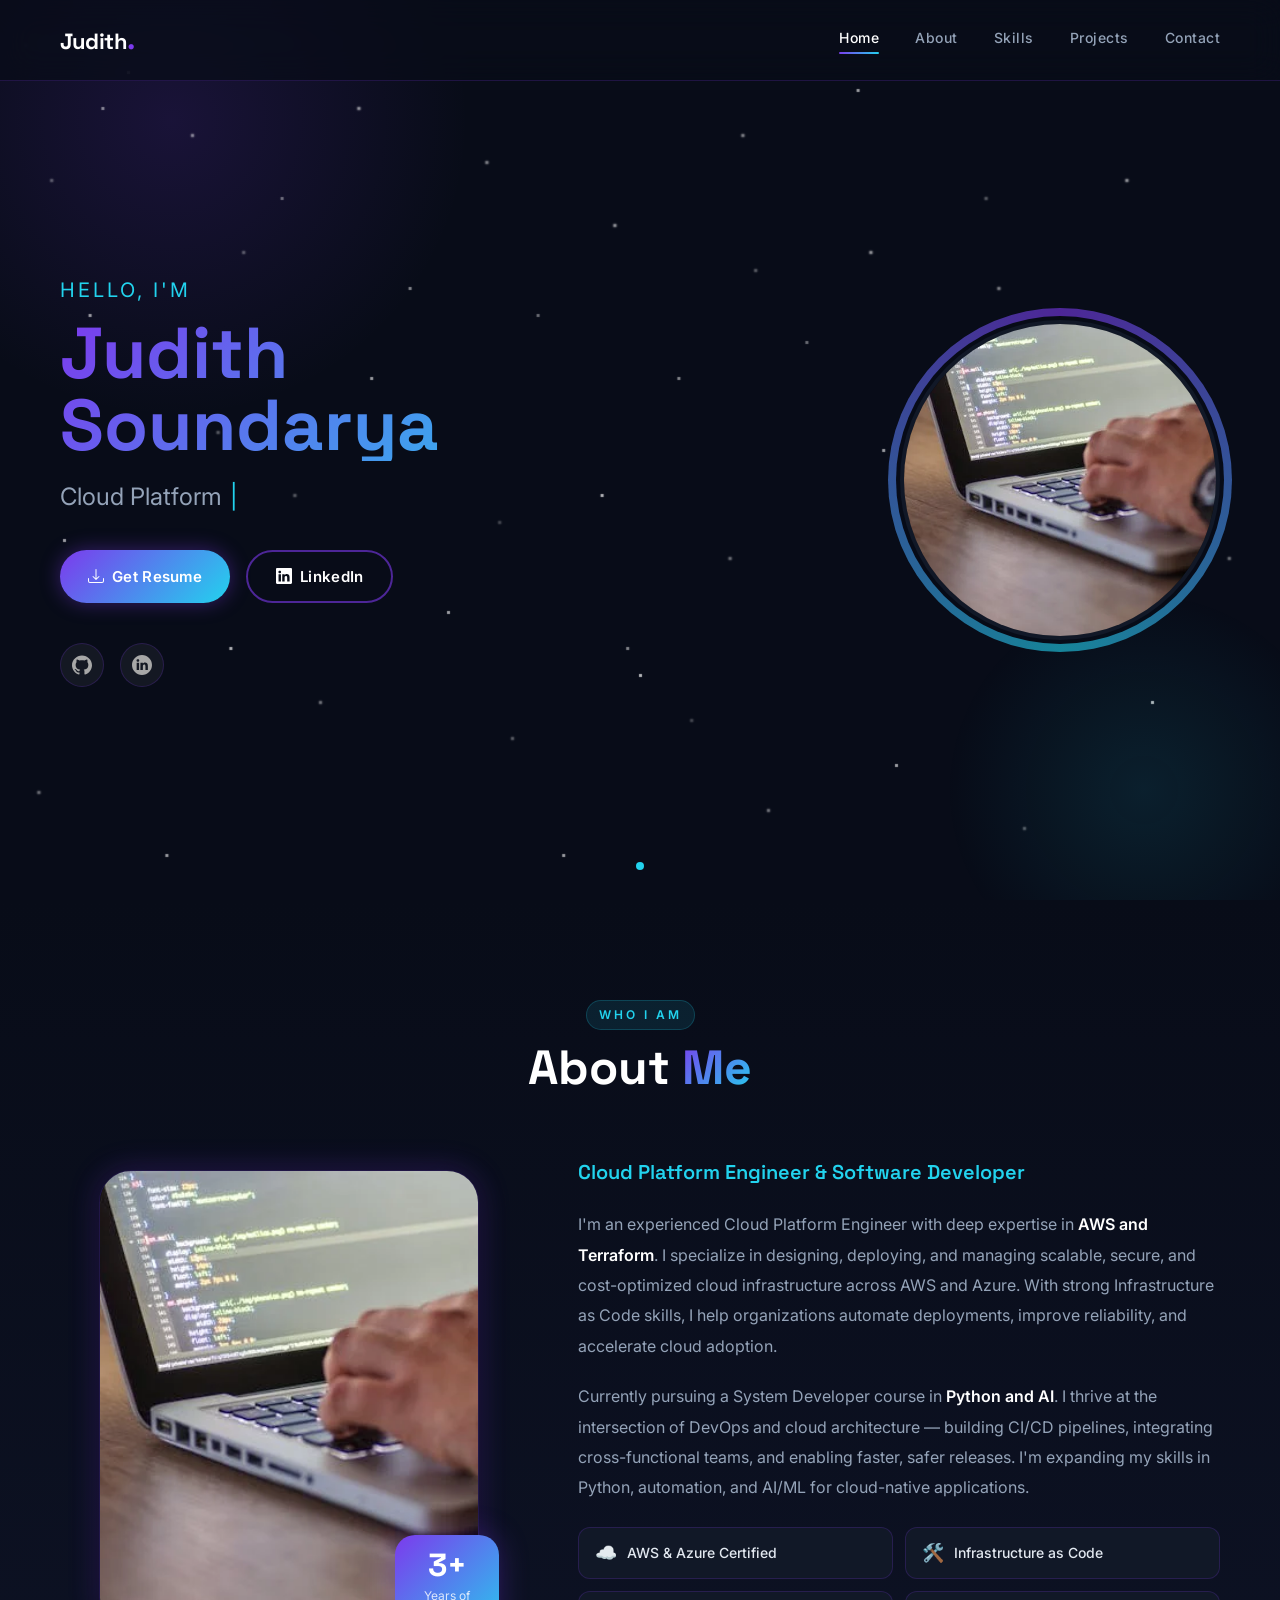
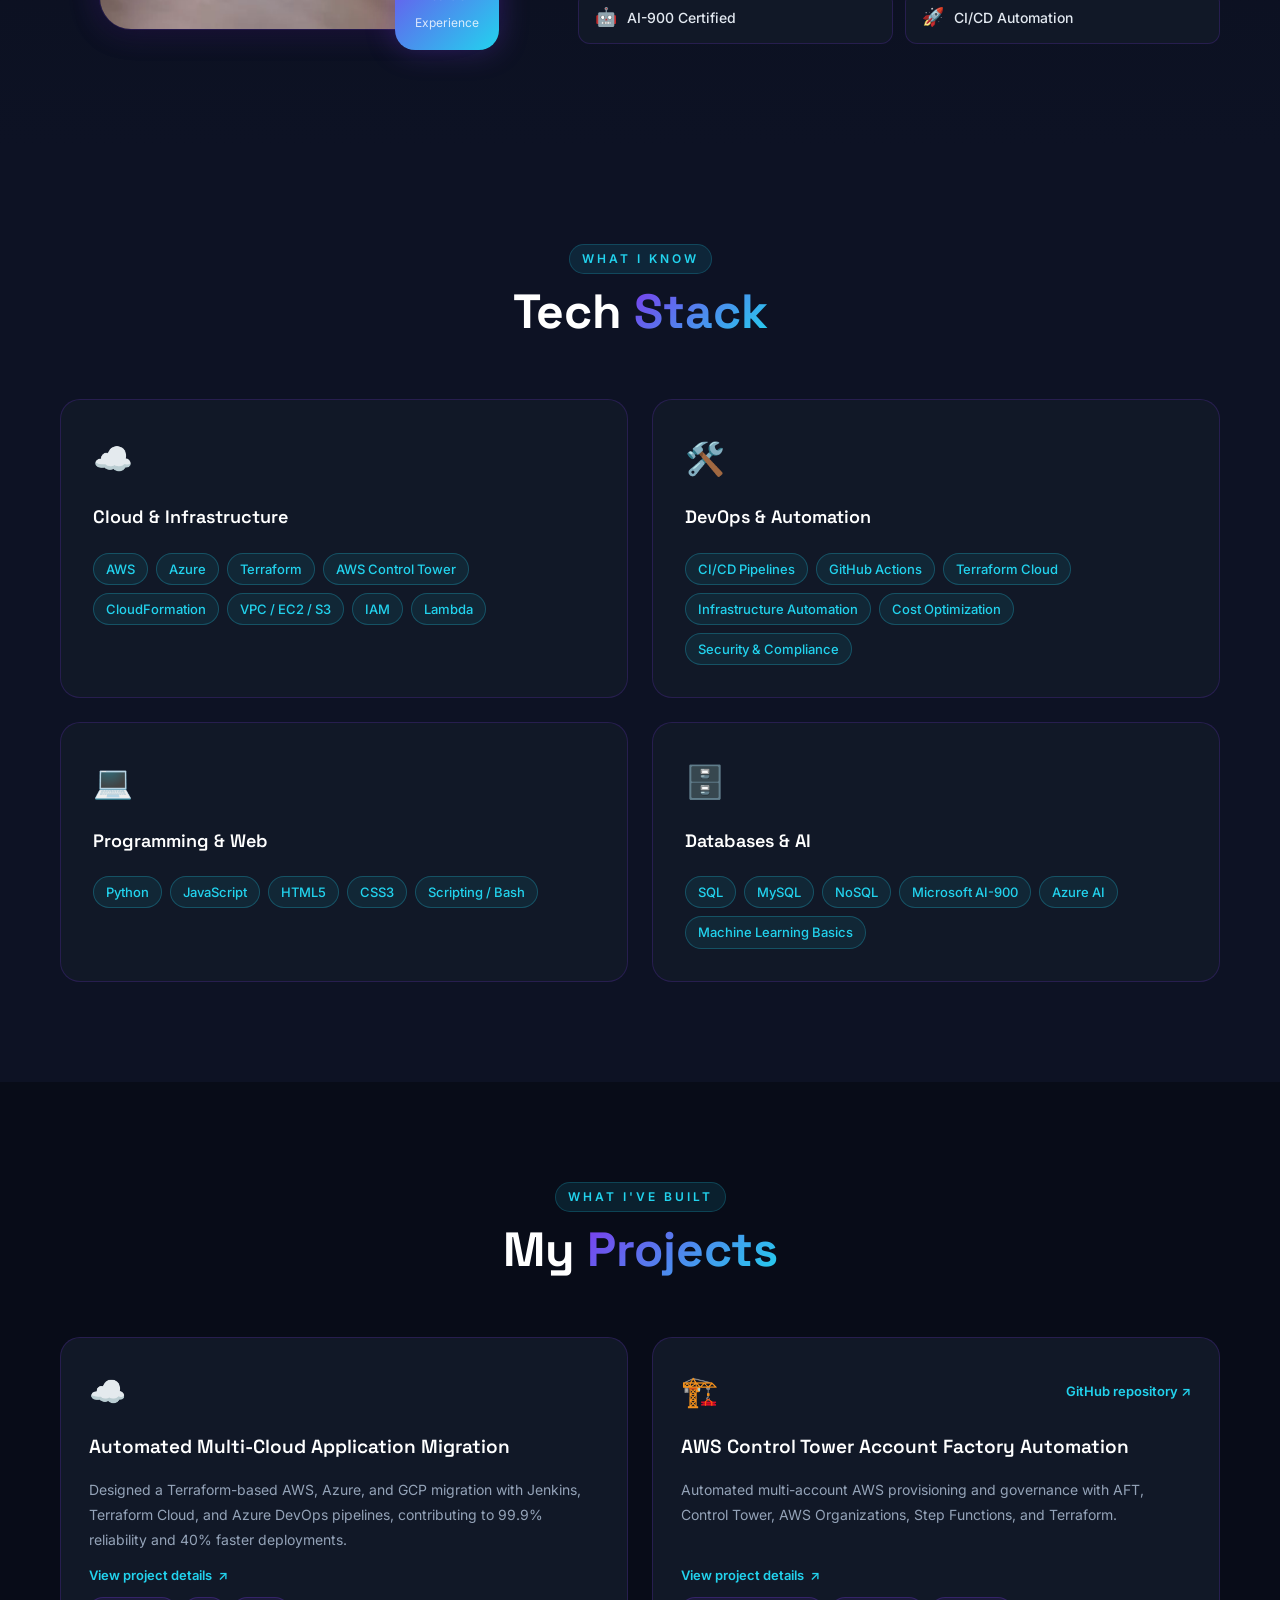
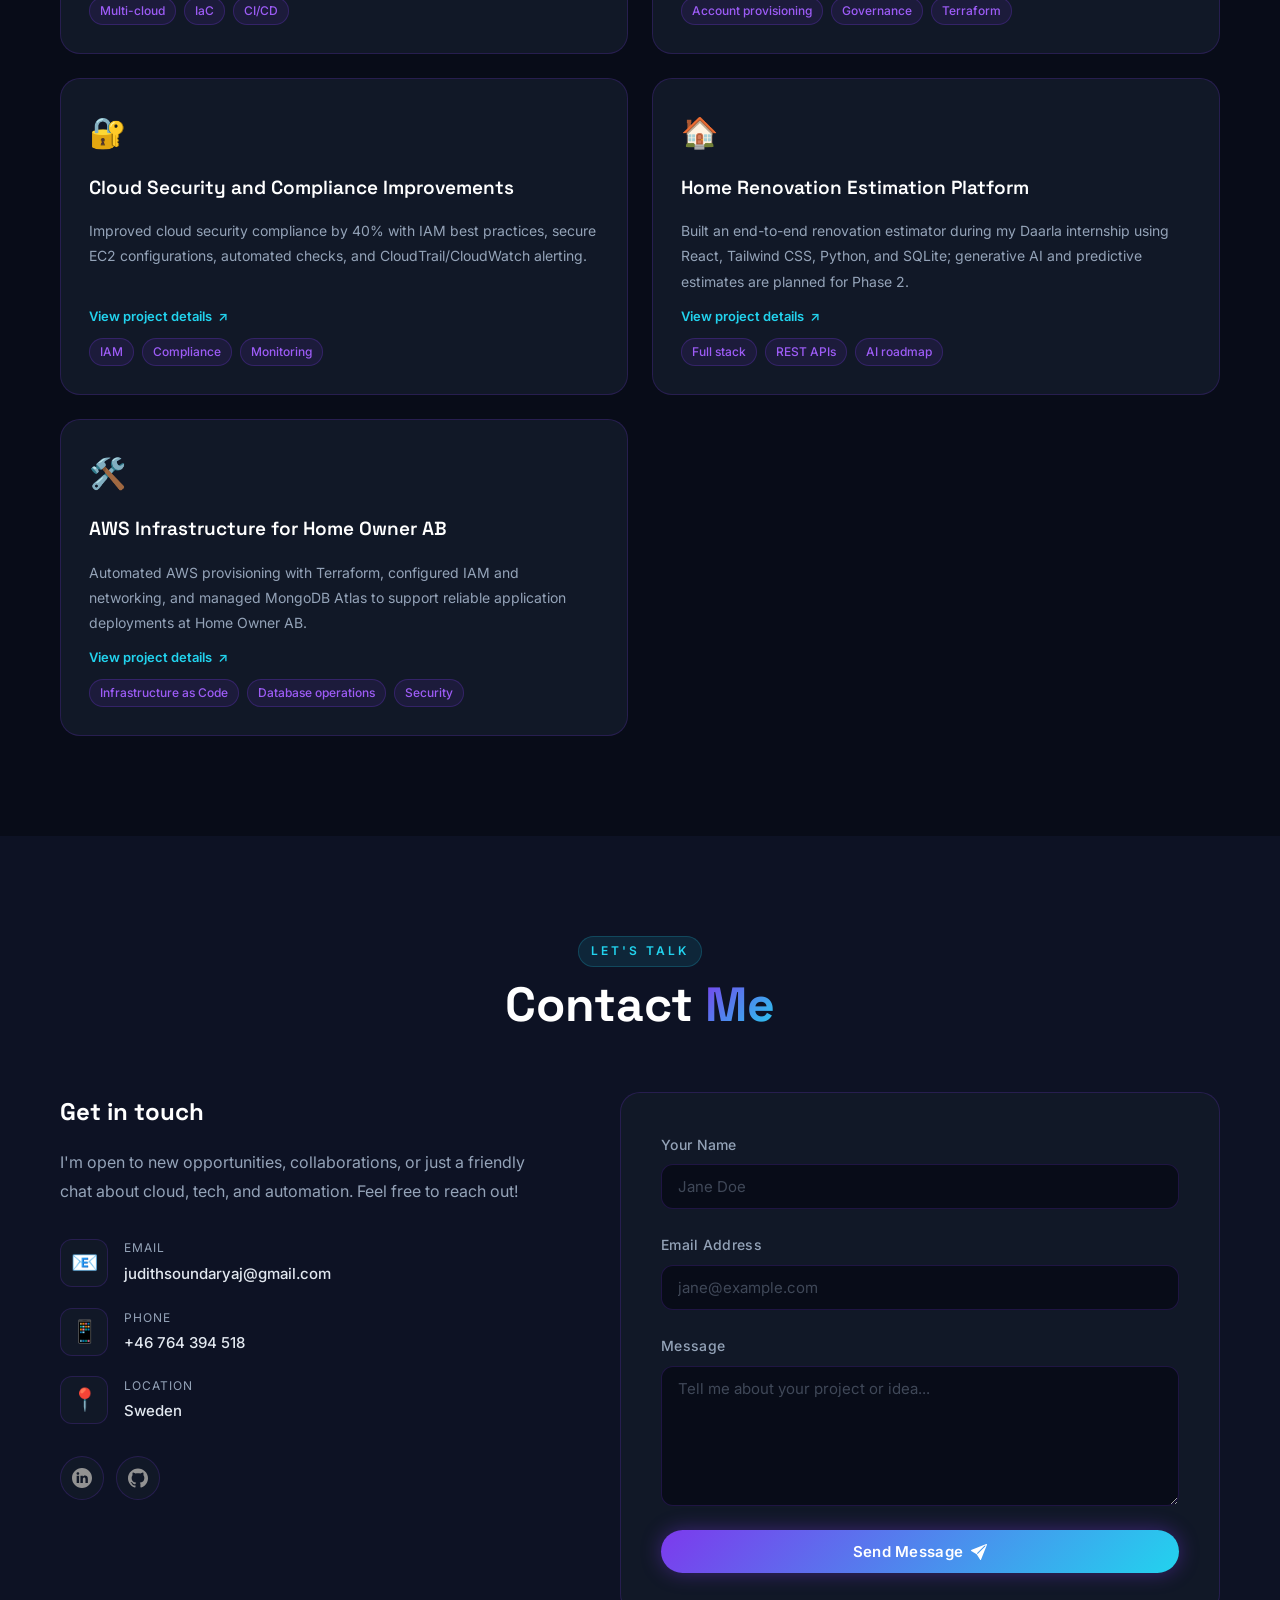
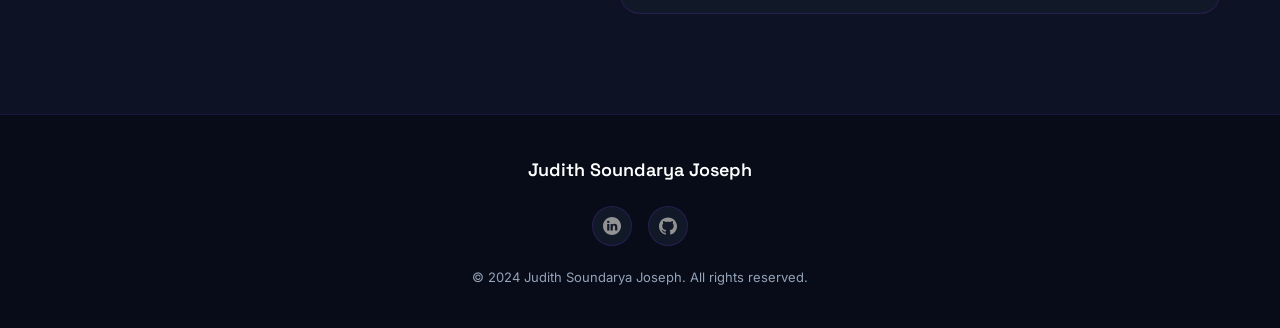
<file: index.html>
<!DOCTYPE html>
<html lang="en">
<head>
    <meta charset="utf-8">
    <meta name="viewport" content="width=device-width, initial-scale=1">
    <meta name="description" content="Judith Soundarya Joseph — Cloud Platform Engineer specializing in AWS, Terraform, and DevOps. Portfolio showcasing cloud infrastructure, automation, and software engineering projects.">
    <meta property="og:title" content="Judith Soundarya Joseph | Cloud Platform Engineer">
    <meta property="og:description" content="Cloud Platform Engineer with 3+ years of experience in AWS, Terraform, and DevOps automation.">
    <meta property="og:type" content="website">
    <title>Judith Soundarya Joseph | Cloud Platform Engineer</title>
    <link rel="preconnect" href="https://fonts.googleapis.com">
    <link rel="preconnect" href="https://fonts.gstatic.com" crossorigin>
    <link href="https://fonts.googleapis.com/css2?family=Inter:wght@300;400;500;600;700;800&family=Space+Grotesk:wght@400;500;600;700&display=swap" rel="stylesheet">
    <link rel="stylesheet" href="portfolio.css">
    <link rel="stylesheet" href="responsive.css">
</head>

<body>

    <!-- ===== NAVBAR ===== -->
    <header class="header" id="header">
        <nav class="navbar" id="navbar">
            <div class="logo">
                <a href="#home" class="logo-link">
                    <span class="logo-text">Judith<span class="logo-accent">.</span></span>
                </a>
            </div>
            <div class="menu-list-text" id="menu-list-text">
                <a href="#home" class="nav-link active" id="nav-home">Home</a>
                <a href="#about" class="nav-link" id="nav-about">About</a>
                <a href="#skills" class="nav-link" id="nav-skills">Skills</a>
                <a href="#projects" class="nav-link" id="nav-projects">Projects</a>
                <a href="#contact" class="nav-link" id="nav-contact">Contact</a>
            </div>
            <button class="hamburger" id="hamburger" aria-label="Toggle menu" aria-expanded="false">
                <span class="ham-bar"></span>
                <span class="ham-bar"></span>
                <span class="ham-bar"></span>
            </button>
        </nav>
    </header>

    <!-- ===== HERO ===== -->
    <section id="home" class="hero">
        <div class="stars"></div>
        <div class="shooting-star"></div>
        <div class="shooting-star"></div>
        <div class="shooting-star"></div>
        <div class="shooting-star"></div>
        <div class="shooting-star"></div>
        <div class="hero-content">
            <p class="greet-heading reveal">Hello, I'm</p>
            <h1 class="my-heading reveal">Judith Soundarya</h1>
            <h2 class="sub-heading reveal">
                <span class="typed-text" id="typed-text"></span><span class="cursor">|</span>
            </h2>
            <div class="hero-buttons reveal">
                <a href="JudithSoundaryaJResume.docx" target="_blank" class="btn primary-btn" id="btn-resume">
                    <svg xmlns="http://www.w3.org/2000/svg" width="16" height="16" fill="currentColor" viewBox="0 0 16 16"><path d="M.5 9.9a.5.5 0 0 1 .5.5v2.5a1 1 0 0 0 1 1h12a1 1 0 0 0 1-1v-2.5a.5.5 0 0 1 1 0v2.5a2 2 0 0 1-2 2H2a2 2 0 0 1-2-2v-2.5a.5.5 0 0 1 .5-.5z"/><path d="M7.646 11.854a.5.5 0 0 0 .708 0l3-3a.5.5 0 0 0-.708-.708L8.5 10.293V1.5a.5.5 0 0 0-1 0v8.793L5.354 8.146a.5.5 0 1 0-.708.708l3 3z"/></svg>
                    Get Resume
                </a>
                <a href="https://www.linkedin.com/in/judith-soundarya-joseph-0592a0141" target="_blank" class="btn ghost-btn" id="btn-linkedin">
                    <svg xmlns="http://www.w3.org/2000/svg" width="16" height="16" fill="currentColor" viewBox="0 0 16 16"><path d="M0 1.146C0 .513.526 0 1.175 0h13.65C15.474 0 16 .513 16 1.146v13.708c0 .633-.526 1.146-1.175 1.146H1.175C.526 16 0 15.487 0 14.854V1.146zm4.943 12.248V6.169H2.542v7.225h2.401zm-1.2-8.212c.837 0 1.358-.554 1.358-1.248-.015-.709-.52-1.248-1.342-1.248-.822 0-1.359.54-1.359 1.248 0 .694.521 1.248 1.327 1.248h.016zm4.908 8.212V9.359c0-.216.016-.432.08-.586.173-.431.568-.878 1.232-.878.869 0 1.216.662 1.216 1.634v3.865h2.401V9.25c0-2.22-1.184-3.252-2.764-3.252-1.274 0-1.845.7-2.165 1.193v.025h-.016a5.54 5.54 0 0 1 .016-.025V6.169h-2.4c.03.678 0 7.225 0 7.225h2.4z"/></svg>
                    LinkedIn
                </a>
            </div>
            <div class="hero-social reveal">
                <a href="https://github.com/judith2702" target="_blank" class="social-link" aria-label="GitHub">
                    <img src="icons/github.svg" alt="GitHub" class="hero-social-icon">
                </a>
                <a href="https://www.linkedin.com/in/judith-soundarya-joseph-0592a0141" target="_blank" class="social-link" aria-label="LinkedIn">
                    <img src="icons/linkedin.svg" alt="LinkedIn" class="hero-social-icon">
                </a>
            </div>
        </div>
        <div class="hero-image-wrapper reveal">
            <div class="hero-image-ring"></div>
            <img src="myimage.png" alt="Judith Soundarya Joseph" class="hero-image">
        </div>
        <a href="#about" class="scroll-down" aria-label="Scroll down">
            <span class="scroll-dot"></span>
        </a>
    </section>

    <!-- ===== ABOUT ===== -->
    <section id="about" class="about">
        <div class="section-header reveal">
            <span class="section-tag">Who I am</span>
            <h2 class="section-title">About <span class="accent">Me</span></h2>
        </div>
        <div class="about-grid">
            <div class="about-image-col reveal">
                <div class="about-img-container">
                    <img src="myimage.png" alt="Judith Soundarya Joseph" class="about-img">
                    <div class="about-img-badge">
                        <span class="badge-number">3+</span>
                        <span class="badge-label">Years of<br>Experience</span>
                    </div>
                </div>
            </div>
            <div class="about-text-col reveal">
                <h3 class="about-subtitle">Cloud Platform Engineer &amp; Software Developer</h3>
                <p class="about-para">
                    I'm an experienced Cloud Platform Engineer with deep expertise in <strong>AWS and Terraform</strong>.
                    I specialize in designing, deploying, and managing scalable, secure, and cost-optimized cloud infrastructure
                    across AWS and Azure. With strong Infrastructure as Code skills, I help organizations automate deployments,
                    improve reliability, and accelerate cloud adoption.
                </p>
                <p class="about-para">
                    Currently pursuing a System Developer course in <strong>Python and AI</strong>.
                    I thrive at the intersection of DevOps and cloud architecture — building CI/CD pipelines,
                    integrating cross-functional teams, and enabling faster, safer releases. I'm expanding my skills
                    in Python, automation, and AI/ML for cloud-native applications.
                </p>
                <div class="about-highlights">
                    <div class="highlight-item">
                        <span class="highlight-icon">☁️</span>
                        <span>AWS &amp; Azure Certified</span>
                    </div>
                    <div class="highlight-item">
                        <span class="highlight-icon">🛠️</span>
                        <span>Infrastructure as Code</span>
                    </div>
                    <div class="highlight-item">
                        <span class="highlight-icon">🤖</span>
                        <span>AI-900 Certified</span>
                    </div>
                    <div class="highlight-item">
                        <span class="highlight-icon">🚀</span>
                        <span>CI/CD Automation</span>
                    </div>
                </div>
            </div>
        </div>
    </section>

    <!-- ===== SKILLS ===== -->
    <section id="skills" class="skills">
        <div class="section-header reveal">
            <span class="section-tag">What I know</span>
            <h2 class="section-title">Tech <span class="accent">Stack</span></h2>
        </div>
        <div class="skills-grid">

            <div class="skill-category reveal">
                <div class="skill-category-icon">☁️</div>
                <h3 class="skill-category-title">Cloud &amp; Infrastructure</h3>
                <div class="skill-badges">
                    <span class="skill-badge">AWS</span>
                    <span class="skill-badge">Azure</span>
                    <span class="skill-badge">Terraform</span>
                    <span class="skill-badge">AWS Control Tower</span>
                    <span class="skill-badge">CloudFormation</span>
                    <span class="skill-badge">VPC / EC2 / S3</span>
                    <span class="skill-badge">IAM</span>
                    <span class="skill-badge">Lambda</span>
                </div>
            </div>

            <div class="skill-category reveal">
                <div class="skill-category-icon">🛠️</div>
                <h3 class="skill-category-title">DevOps &amp; Automation</h3>
                <div class="skill-badges">
                    <span class="skill-badge">CI/CD Pipelines</span>
                    <span class="skill-badge">GitHub Actions</span>
                    <span class="skill-badge">Terraform Cloud</span>
                    <span class="skill-badge">Infrastructure Automation</span>
                    <span class="skill-badge">Cost Optimization</span>
                    <span class="skill-badge">Security &amp; Compliance</span>
                </div>
            </div>

            <div class="skill-category reveal">
                <div class="skill-category-icon">💻</div>
                <h3 class="skill-category-title">Programming &amp; Web</h3>
                <div class="skill-badges">
                    <span class="skill-badge">Python</span>
                    <span class="skill-badge">JavaScript</span>
                    <span class="skill-badge">HTML5</span>
                    <span class="skill-badge">CSS3</span>
                    <span class="skill-badge">Scripting / Bash</span>
                </div>
            </div>

            <div class="skill-category reveal">
                <div class="skill-category-icon">🗄️</div>
                <h3 class="skill-category-title">Databases &amp; AI</h3>
                <div class="skill-badges">
                    <span class="skill-badge">SQL</span>
                    <span class="skill-badge">MySQL</span>
                    <span class="skill-badge">NoSQL</span>
                    <span class="skill-badge">Microsoft AI-900</span>
                    <span class="skill-badge">Azure AI</span>
                    <span class="skill-badge">Machine Learning Basics</span>
                </div>
            </div>

        </div>
    </section>

    <!-- ===== PROJECTS ===== -->
    <section id="projects" class="projects">
        <div class="section-header reveal">
            <span class="section-tag">What I've built</span>
            <h2 class="section-title">My <span class="accent">Projects</span></h2>
        </div>
        <div class="projects-grid">

            <article class="project-card reveal">
                <div class="project-card-header"><span class="project-icon">☁️</span></div>
                <h3 class="project-title">Automated Multi-Cloud Application Migration</h3>
                <p class="project-desc">Designed a Terraform-based AWS, Azure, and GCP migration with Jenkins, Terraform Cloud, and Azure DevOps pipelines, contributing to 99.9% reliability and 40% faster deployments.</p>
                <button class="project-details-btn" type="button" data-project-details="multi-cloud" aria-controls="project-dialog" aria-haspopup="dialog">View project details <span aria-hidden="true">↗</span></button>
                <div class="project-tags"><span class="project-tag">Multi-cloud</span><span class="project-tag">IaC</span><span class="project-tag">CI/CD</span></div>
            </article>

            <article class="project-card reveal">
                <div class="project-card-header">
                    <span class="project-icon">🏗️</span>
                    <a href="https://github.com/judith2702/terraform-aws-control_tower_account_factory" target="_blank" rel="noopener noreferrer" class="project-repo-link">GitHub repository ↗</a>
                </div>
                <h3 class="project-title">AWS Control Tower Account Factory Automation</h3>
                <p class="project-desc">Automated multi-account AWS provisioning and governance with AFT, Control Tower, AWS Organizations, Step Functions, and Terraform.</p>
                <button class="project-details-btn" type="button" data-project-details="aft" aria-controls="project-dialog" aria-haspopup="dialog">View project details <span aria-hidden="true">↗</span></button>
                <div class="project-tags"><span class="project-tag">Account provisioning</span><span class="project-tag">Governance</span><span class="project-tag">Terraform</span></div>
            </article>

            <article class="project-card reveal">
                <div class="project-card-header"><span class="project-icon">🔐</span></div>
                <h3 class="project-title">Cloud Security and Compliance Improvements</h3>
                <p class="project-desc">Improved cloud security compliance by 40% with IAM best practices, secure EC2 configurations, automated checks, and CloudTrail/CloudWatch alerting.</p>
                <button class="project-details-btn" type="button" data-project-details="security" aria-controls="project-dialog" aria-haspopup="dialog">View project details <span aria-hidden="true">↗</span></button>
                <div class="project-tags"><span class="project-tag">IAM</span><span class="project-tag">Compliance</span><span class="project-tag">Monitoring</span></div>
            </article>

            <article class="project-card reveal">
                <div class="project-card-header"><span class="project-icon">🏠</span></div>
                <h3 class="project-title">Home Renovation Estimation Platform</h3>
                <p class="project-desc">Built an end-to-end renovation estimator during my Daarla internship using React, Tailwind CSS, Python, and SQLite; generative AI and predictive estimates are planned for Phase 2.</p>
                <button class="project-details-btn" type="button" data-project-details="renovation" aria-controls="project-dialog" aria-haspopup="dialog">View project details <span aria-hidden="true">↗</span></button>
                <div class="project-tags"><span class="project-tag">Full stack</span><span class="project-tag">REST APIs</span><span class="project-tag">AI roadmap</span></div>
            </article>

            <article class="project-card reveal">
                <div class="project-card-header"><span class="project-icon">🛠️</span></div>
                <h3 class="project-title">AWS Infrastructure for Home Owner AB</h3>
                <p class="project-desc">Automated AWS provisioning with Terraform, configured IAM and networking, and managed MongoDB Atlas to support reliable application deployments at Home Owner AB.</p>
                <button class="project-details-btn" type="button" data-project-details="homeowner" aria-controls="project-dialog" aria-haspopup="dialog">View project details <span aria-hidden="true">↗</span></button>
                <div class="project-tags"><span class="project-tag">Infrastructure as Code</span><span class="project-tag">Database operations</span><span class="project-tag">Security</span></div>
            </article>

        </div>
    </section>

    <dialog class="project-dialog" id="project-dialog" aria-labelledby="project-dialog-title">
        <div class="project-dialog-panel">
            <button class="project-dialog-close" type="button" aria-label="Close project details">&times;</button>
            <div class="project-dialog-content" id="project-dialog-content"></div>
        </div>
    </dialog>

    <template id="project-details-multi-cloud">
        <article class="project-case-study">
            <span class="section-tag">Client migration</span>
            <h2 class="project-dialog-title" id="project-dialog-title">Automated Multi-Cloud Application Migration</h2>
            <p class="project-dialog-stack"><strong>Stack:</strong> AWS · Azure · GCP · Terraform · Jenkins · Terraform Cloud · Azure DevOps</p>
            <section class="project-detail"><h3>The Problem</h3><p>Client applications needed to move across cloud environments while maintaining reliable service and repeatable deployments.</p></section>
            <section class="project-detail"><h3>My Role</h3><p>Designed the hybrid-cloud approach, automated infrastructure provisioning with Terraform, and implemented delivery pipelines with Jenkins, Terraform Cloud, and Azure DevOps.</p></section>
            <section class="project-detail"><h3>Approach and Technical Decisions</h3><p>Used Terraform for infrastructure as code and CI/CD tooling to standardize delivery across cloud environments. The resume does not record alternatives evaluated.</p></section>
            <section class="project-detail"><h3>Key Challenge</h3><p>Maintaining reliability across a migration spanning multiple cloud providers. A resilient hybrid architecture and infrastructure-as-code practices supported consistent operations.</p></section>
            <section class="project-detail"><h3>Evidence</h3><p>Resume-backed results: 99.9% system reliability and 40% faster deployments. Architecture diagrams or a public demo were not provided.</p></section>
            <section class="project-detail"><h3>Outcome</h3><p>Achieved 99.9% system reliability for the multi-cloud strategy and reduced deployment time by 40% through pipeline improvements.</p></section>
            <section class="project-detail"><h3>What I Would Do Differently</h3><p>Add a migration runbook, architecture diagram, and service-level dashboards to make deployment and reliability decisions easier to review.</p></section>
        </article>
    </template>

    <template id="project-details-aft">
        <article class="project-case-study">
            <span class="section-tag">Cloud governance</span>
            <h2 class="project-dialog-title" id="project-dialog-title">AWS Control Tower Account Factory Automation</h2>
            <p class="project-dialog-stack"><strong>Stack:</strong> AWS Control Tower · AFT · Terraform · AWS Organizations · Step Functions</p>
            <section class="project-detail"><h3>The Problem</h3><p>Creating and managing accounts across multiple environments requires consistent setup, policy enforcement, and lifecycle processes.</p></section>
            <section class="project-detail"><h3>My Role</h3><p>Implemented AFT-based account factory automation and managed Control Tower, AWS Organizations, and Step Functions through Terraform.</p></section>
            <section class="project-detail"><h3>Approach and Technical Decisions</h3><p>Used AFT and Terraform to standardize account provisioning, with Control Tower and organizational policies for governance. The resume does not specify alternatives considered.</p></section>
            <section class="project-detail"><h3>Key Challenge</h3><p>Keeping account setup and governance consistent as environments grow. Standardized provisioning and policy enforcement addressed that operational need.</p></section>
            <section class="project-detail"><h3>Evidence</h3><p><a href="https://github.com/judith2702/terraform-aws-control_tower_account_factory" target="_blank" rel="noopener noreferrer">View the AFT Terraform repository ↗</a></p></section>
            <section class="project-detail"><h3>Outcome</h3><p>Enabled standardized account setup, policy enforcement, and lifecycle management across multiple environments.</p></section>
            <section class="project-detail"><h3>What I Would Do Differently</h3><p>Expand the repository evidence with automated test results and a clear account-request-to-provisioning architecture diagram.</p></section>
        </article>
    </template>

    <template id="project-details-security">
        <article class="project-case-study">
            <span class="section-tag">Cloud security</span>
            <h2 class="project-dialog-title" id="project-dialog-title">Cloud Security and Compliance Improvements</h2>
            <p class="project-dialog-stack"><strong>Stack:</strong> AWS IAM · EC2 · CloudTrail · CloudWatch · SNS · SQS</p>
            <section class="project-detail"><h3>The Problem</h3><p>The work focused on improving cloud security compliance and making infrastructure monitoring and alerting more effective.</p></section>
            <section class="project-detail"><h3>My Role</h3><p>Applied IAM strategies and EC2 security enhancements, automated compliance checks, and set up CloudTrail and CloudWatch monitoring with SNS/SQS alerting.</p></section>
            <section class="project-detail"><h3>Approach and Technical Decisions</h3><p>Combined identity controls, secure compute configuration, and automated monitoring so security and operational signals could be acted on. The resume does not document alternatives evaluated.</p></section>
            <section class="project-detail"><h3>Key Challenge</h3><p>Turning security requirements into repeatable controls and actionable alerts. IAM practices, EC2 hardening, and automated monitoring addressed the work described in the resume.</p></section>
            <section class="project-detail"><h3>Evidence</h3><p>The resume reports a 40% improvement in security compliance and faster resolution through automated log monitoring and alerting.</p></section>
            <section class="project-detail"><h3>Outcome</h3><p>Improved cloud security compliance by 40% and improved issue-resolution speed with automated monitoring and alerts.</p></section>
            <section class="project-detail"><h3>What I Would Do Differently</h3><p>Publish a sanitized control checklist and before/after compliance measurement so the improvement can be independently understood.</p></section>
        </article>
    </template>

    <template id="project-details-renovation">
        <article class="project-case-study">
            <span class="section-tag">Full-stack internship</span>
            <h2 class="project-dialog-title" id="project-dialog-title">Home Renovation Estimation Platform</h2>
            <p class="project-dialog-stack"><strong>Stack:</strong> React · Tailwind CSS · Python · SQLite</p>
            <section class="project-detail"><h3>The Problem</h3><p>The platform needed an integrated web experience for home renovation estimation, with a responsive user interface and backend data handling.</p></section>
            <section class="project-detail"><h3>My Role</h3><p>As a Full Stack Developer Intern at Daarla, developed the React/Tailwind frontend, Python business logic and API endpoints, and SQLite schemas; integrated the components into a functional platform.</p></section>
            <section class="project-detail"><h3>Approach and Technical Decisions</h3><p>Separated the interface, backend services, and application data across React, Python, and SQLite. Generative AI and regression-based estimate calculations are planned for Phase 2, not completed features.</p></section>
            <section class="project-detail"><h3>Key Challenge</h3><p>Connecting frontend interactions to backend business logic and persistent data. Integration across the UI, API endpoints, and SQLite produced the end-to-end application.</p></section>
            <section class="project-detail"><h3>Evidence</h3><p>The resume documents the frontend, backend, database schema, and end-to-end integration. A public demo or repository link was not supplied.</p></section>
            <section class="project-detail"><h3>Outcome</h3><p>Delivered a functional full-stack platform. The next planned phase includes generative AI and regression-based estimate calculations.</p></section>
            <section class="project-detail"><h3>What I Would Do Differently</h3><p>Validate estimate quality against real project data and add a documented API contract and automated integration tests before expanding predictive features.</p></section>
        </article>
    </template>

    <template id="project-details-homeowner">
        <article class="project-case-study">
            <span class="section-tag">Infrastructure engineering</span>
            <h2 class="project-dialog-title" id="project-dialog-title">AWS Infrastructure for Home Owner AB</h2>
            <p class="project-dialog-stack"><strong>Stack:</strong> AWS · Terraform · MongoDB Atlas · IAM · CI/CD</p>
            <section class="project-detail"><h3>The Problem</h3><p>Application environments needed reliable cloud infrastructure, secure access and networking, and data storage to support production deployments.</p></section>
            <section class="project-detail"><h3>My Role</h3><p>Designed and managed AWS infrastructure, automated provisioning with Terraform, managed MongoDB Atlas clusters, and collaborated on CI/CD integration.</p></section>
            <section class="project-detail"><h3>Approach and Technical Decisions</h3><p>Used Terraform for repeatable resource provisioning, IAM and network policies for access control, and MongoDB Atlas for managed data storage. The resume does not specify alternatives evaluated.</p></section>
            <section class="project-detail"><h3>Key Challenge</h3><p>Coordinating infrastructure, security, data storage, and application deployment needs. IaC, configured access controls, and collaboration with developers connected these parts.</p></section>
            <section class="project-detail"><h3>Evidence</h3><p>Resume-backed responsibilities include Terraform-based AWS infrastructure, MongoDB Atlas management, IAM/networking configuration, and CI/CD collaboration. No public project artifact was supplied.</p></section>
            <section class="project-detail"><h3>Outcome</h3><p>Supported scalable, reliable application environments and integrated infrastructure into development deployment workflows.</p></section>
            <section class="project-detail"><h3>What I Would Do Differently</h3><p>Add infrastructure diagrams, deployment validation checks, and documented database performance and backup targets to make operational readiness measurable.</p></section>
        </article>
    </template>

    <!-- ===== CONTACT ===== -->
    <section id="contact" class="contact">
        <div class="section-header reveal">
            <span class="section-tag">Let's talk</span>
            <h2 class="section-title">Contact <span class="accent">Me</span></h2>
        </div>
        <div class="contact-grid">
            <div class="contact-info reveal">
                <h3 class="contact-info-title">Get in touch</h3>
                <p class="contact-info-desc">
                    I'm open to new opportunities, collaborations, or just a friendly chat
                    about cloud, tech, and automation. Feel free to reach out!
                </p>
                <div class="contact-details-list">
                    <div class="contact-detail-item">
                        <div class="contact-detail-icon">📧</div>
                        <div>
                            <p class="contact-detail-label">Email</p>
                            <a href="mailto:judithsoundaryaj@gmail.com" class="contact-detail-value">judithsoundaryaj@gmail.com</a>
                        </div>
                    </div>
                    <div class="contact-detail-item">
                        <div class="contact-detail-icon">📱</div>
                        <div>
                            <p class="contact-detail-label">Phone</p>
                            <p class="contact-detail-value">+46 764 394 518</p>
                        </div>
                    </div>
                    <div class="contact-detail-item">
                        <div class="contact-detail-icon">📍</div>
                        <div>
                            <p class="contact-detail-label">Location</p>
                            <p class="contact-detail-value">Sweden</p>
                        </div>
                    </div>
                </div>
                <div class="contact-socials">
                    <a href="https://www.linkedin.com/in/judith-soundarya-joseph-0592a0141" target="_blank" class="contact-social-btn" aria-label="LinkedIn">
                        <img src="icons/linkedin.svg" alt="LinkedIn" class="social-icon-sm">
                    </a>
                    <a href="https://github.com/judith2702" target="_blank" class="contact-social-btn" aria-label="GitHub">
                        <img src="icons/github.svg" alt="GitHub" class="social-icon-sm">
                    </a>
                </div>
            </div>
            <div class="contact-form-wrapper reveal">
                <form class="contact-form" id="contact-form" action="mailto:judithsoundaryaj@gmail.com" method="POST" enctype="text/plain">
                    <div class="form-group">
                        <label for="contact-name" class="form-label">Your Name</label>
                        <input type="text" id="contact-name" name="name" class="form-input" placeholder="Jane Doe" required>
                    </div>
                    <div class="form-group">
                        <label for="contact-email" class="form-label">Email Address</label>
                        <input type="email" id="contact-email" name="email" class="form-input" placeholder="jane@example.com" required>
                    </div>
                    <div class="form-group">
                        <label for="contact-message" class="form-label">Message</label>
                        <textarea id="contact-message" name="message" class="form-input form-textarea" placeholder="Tell me about your project or idea..." rows="5" required></textarea>
                    </div>
                    <button type="submit" class="btn primary-btn form-submit-btn" id="btn-send">
                        <span id="btn-send-text">Send Message</span>
                        <svg xmlns="http://www.w3.org/2000/svg" width="16" height="16" fill="currentColor" viewBox="0 0 16 16"><path d="M15.964.686a.5.5 0 0 0-.65-.65L.767 5.855H.766l-.452.18a.5.5 0 0 0-.082.887l.41.26.001.002 4.995 3.178 3.178 4.995.002.002.26.41a.5.5 0 0 0 .886-.083l6-15Zm-1.833 1.89L6.637 10.07l-.215-.338a.5.5 0 0 0-.154-.154l-.338-.215 7.494-7.494 1.178-.471-.47 1.178Z"/></svg>
                    </button>
                    <p class="form-success" id="form-success" role="status">Your email app should open with your message ready. Review it and press Send to deliver it.</p>
                </form>
            </div>
        </div>
    </section>

    <!-- ===== FOOTER ===== -->
    <footer class="footer">
        <div class="footer-content">
            <p class="footer-name">Judith Soundarya Joseph</p>
            <div class="footer-socials">
                <a href="https://www.linkedin.com/in/judith-soundarya-joseph-0592a0141" target="_blank" class="footer-social-link" aria-label="LinkedIn">
                    <img src="icons/linkedin.svg" alt="LinkedIn" class="footer-icon">
                </a>
                <a href="https://github.com/judith2702" target="_blank" class="footer-social-link" aria-label="GitHub">
                    <img src="icons/github.svg" alt="GitHub" class="footer-icon">
                </a>
            </div>
            <p class="copyright">© 2024 Judith Soundarya Joseph. All rights reserved.</p>
        </div>
    </footer>

    <!-- Scroll to Top -->
    <button class="scroll-top-btn" id="scroll-top-btn" aria-label="Scroll to top">▲</button>

    <script src="script.js"></script>
</body>
</html>
</file>
<file: portfolio.css>
/* ============================================================
   CSS CUSTOM PROPERTIES — Design Tokens
   ============================================================ */
:root {
    --clr-bg:           #080c18;
    --clr-bg-2:         #0d1224;
    --clr-surface:      #111827;
    --clr-surface-2:    #1a2235;
    --clr-border:       rgba(124, 58, 237, 0.2);
    --clr-primary:      #7c3aed;
    --clr-primary-light:#9d5cf6;
    --clr-accent:       #22d3ee;
    --clr-accent-2:     #34d399;
    --clr-text:         #e2e8f0;
    --clr-text-muted:   #94a3b8;
    --clr-white:        #ffffff;
    --clr-gradient:     linear-gradient(135deg, #7c3aed, #22d3ee);

    --font-sans:        'Inter', sans-serif;
    --font-display:     'Space Grotesk', sans-serif;

    --radius-sm:        6px;
    --radius-md:        12px;
    --radius-lg:        20px;
    --radius-xl:        32px;
    --radius-full:      9999px;

    --shadow-glow:      0 0 30px rgba(124, 58, 237, 0.3);
    --shadow-card:      0 4px 24px rgba(0, 0, 0, 0.4);
    --shadow-accent:    0 0 20px rgba(34, 211, 238, 0.2);

    --transition:       all 0.3s ease;
    --transition-slow:  all 0.5s ease;
}

/* ============================================================
   RESET & BASE
   ============================================================ */
*, *::before, *::after {
    box-sizing: border-box;
    margin: 0;
    padding: 0;
}
html {
    font-size: 62.5%; /* 1rem = 10px */
    scroll-behavior: smooth;
}
body {
    font-family: var(--font-sans);
    font-size: 1.6rem;
    background-color: var(--clr-bg);
    color: var(--clr-text);
    line-height: 1.7;
    overflow-x: hidden;
}
a {
    text-decoration: none;
    color: inherit;
}
ul { list-style: none; }
img { max-width: 100%; display: block; }
button { font-family: inherit; }

/* ============================================================
   STARS BACKGROUND
   ============================================================ */
.stars {
    width: 1px;
    height: 1px;
    position: fixed;
    top: 0; left: 0;
    background: transparent;
    box-shadow:
        2vw 5vh 2px 1px rgba(255,255,255,0.7),
        10vw 8vh 1px 1px rgba(255,255,255,0.5),
        15vw 15vh 2px 1px rgba(255,255,255,0.6),
        22vw 22vh 1px 1px rgba(255,255,255,0.4),
        28vw 12vh 2px 1px rgba(255,255,255,0.7),
        32vw 32vh 1px 1px rgba(255,255,255,0.5),
        38vw 18vh 2px 1px rgba(255,255,255,0.6),
        42vw 35vh 1px 1px rgba(255,255,255,0.4),
        48vw 25vh 2px 1px rgba(255,255,255,0.7),
        53vw 42vh 1px 1px rgba(255,255,255,0.5),
        58vw 15vh 2px 1px rgba(255,255,255,0.6),
        63vw 38vh 1px 1px rgba(255,255,255,0.4),
        68vw 28vh 2px 1px rgba(255,255,255,0.7),
        73vw 45vh 1px 1px rgba(255,255,255,0.5),
        78vw 32vh 2px 1px rgba(255,255,255,0.6),
        83vw 48vh 1px 1px rgba(255,255,255,0.4),
        88vw 20vh 2px 1px rgba(255,255,255,0.7),
        93vw 52vh 1px 1px rgba(255,255,255,0.5),
        5vw 60vh 1px 1px rgba(255,255,255,0.6),
        12vw 65vh 2px 1px rgba(255,255,255,0.4),
        18vw 72vh 1px 1px rgba(255,255,255,0.7),
        25vw 78vh 2px 1px rgba(255,255,255,0.5),
        35vw 68vh 1px 1px rgba(255,255,255,0.6),
        40vw 82vh 2px 1px rgba(255,255,255,0.4),
        50vw 75vh 1px 1px rgba(255,255,255,0.7),
        60vw 90vh 2px 1px rgba(255,255,255,0.5),
        70vw 85vh 1px 1px rgba(255,255,255,0.6),
        80vw 92vh 2px 1px rgba(255,255,255,0.4),
        90vw 78vh 1px 1px rgba(255,255,255,0.7),
        96vw 62vh 2px 1px rgba(255,255,255,0.5),
        7vw 35vh 1px 1px rgba(255,255,255,0.6),
        17vw 48vh 2px 1px rgba(255,255,255,0.4),
        47vw 55vh 1px 1px rgba(255,255,255,0.7),
        57vw 62vh 2px 1px rgba(255,255,255,0.5),
        67vw 10vh 1px 1px rgba(255,255,255,0.6),
        77vw 22vh 2px 1px rgba(255,255,255,0.4),
        87vw 38vh 1px 1px rgba(255,255,255,0.7),
        3vw 88vh 2px 1px rgba(255,255,255,0.5),
        13vw 95vh 1px 1px rgba(255,255,255,0.6),
        23vw 55vh 2px 1px rgba(255,255,255,0.4);
    animation: twinkle 6s infinite ease-in-out alternate;
    pointer-events: none;
    z-index: 0;
}
.stars::after {
    content: '';
    position: absolute;
    width: 1px;
    height: 1px;
    background: transparent;
    box-shadow:
        8vw 12vh 1px 1px rgba(255,255,255,0.5),
        19vw 28vh 2px 1px rgba(255,255,255,0.4),
        29vw 42vh 1px 1px rgba(255,255,255,0.6),
        39vw 58vh 2px 1px rgba(255,255,255,0.3),
        49vw 72vh 1px 1px rgba(255,255,255,0.5),
        59vw 30vh 2px 1px rgba(255,255,255,0.4),
        69vw 50vh 1px 1px rgba(255,255,255,0.6),
        79vw 65vh 2px 1px rgba(255,255,255,0.3),
        89vw 45vh 1px 1px rgba(255,255,255,0.5),
        4vw 20vh 2px 1px rgba(255,255,255,0.4),
        44vw 95vh 1px 1px rgba(255,255,255,0.6),
        54vw 80vh 2px 1px rgba(255,255,255,0.3);
    animation: twinkle 9s infinite ease-in-out alternate reverse;
}
@keyframes twinkle {
    0%   { opacity: 0.4; }
    50%  { opacity: 1; }
    100% { opacity: 0.6; }
}

/* ============================================================
   SHOOTING STARS
   ============================================================ */
.shooting-star {
    position: fixed;
    width: 120px;
    height: 2px;
    background: linear-gradient(90deg, var(--clr-accent), transparent);
    border-radius: var(--radius-full);
    animation: shoot 4s infinite ease-in;
    pointer-events: none;
    z-index: 0;
}
.shooting-star:nth-child(2) { top: 10%; left: -120px; animation-delay: 0s; }
.shooting-star:nth-child(3) { top: 25%; left: -120px; animation-delay: 1.2s; }
.shooting-star:nth-child(4) { top: 45%; left: -120px; animation-delay: 2.4s; }
.shooting-star:nth-child(5) { top: 60%; left: -120px; animation-delay: 3.1s; }
.shooting-star:nth-child(6) { top: 80%; left: -120px; animation-delay: 0.6s; }
@keyframes shoot {
    0%   { transform: translateX(0) translateY(0) rotate(20deg); opacity: 1; }
    100% { transform: translateX(130vw) translateY(40vh) rotate(20deg); opacity: 0; }
}

/* ============================================================
   SCROLL REVEAL
   ============================================================ */
.reveal {
    opacity: 0;
    transform: translateY(30px);
    transition: opacity 0.7s ease, transform 0.7s ease;
}
.reveal.visible {
    opacity: 1;
    transform: translateY(0);
}
.reveal:nth-child(2) { transition-delay: 0.1s; }
.reveal:nth-child(3) { transition-delay: 0.2s; }
.reveal:nth-child(4) { transition-delay: 0.3s; }

/* ============================================================
   NAVBAR
   ============================================================ */
.header {
    position: fixed;
    top: 0; left: 0; right: 0;
    z-index: 1000;
}
.navbar {
    display: flex;
    align-items: center;
    justify-content: space-between;
    padding: 1.6rem 6rem;
    background: rgba(8, 12, 24, 0.75);
    backdrop-filter: blur(16px);
    -webkit-backdrop-filter: blur(16px);
    border-bottom: 1px solid var(--clr-border);
    transition: var(--transition);
}
.navbar.scrolled {
    padding: 1rem 6rem;
    background: rgba(8, 12, 24, 0.95);
    box-shadow: 0 4px 30px rgba(0,0,0,0.5);
}
.logo-link { display: flex; align-items: center; }
.logo-text {
    font-family: var(--font-display);
    font-size: 2.2rem;
    font-weight: 700;
    color: var(--clr-white);
    letter-spacing: -0.5px;
}
.logo-accent {
    color: var(--clr-primary);
    font-size: 2.8rem;
}
.menu-list-text {
    display: flex;
    align-items: center;
    gap: 3.6rem;
}
.nav-link {
    font-size: 1.4rem;
    font-weight: 500;
    color: var(--clr-text-muted);
    letter-spacing: 0.5px;
    position: relative;
    padding-bottom: 4px;
    transition: var(--transition);
}
.nav-link::after {
    content: '';
    position: absolute;
    bottom: 0; left: 0;
    width: 0; height: 2px;
    background: var(--clr-gradient);
    border-radius: var(--radius-full);
    transition: width 0.3s ease;
}
.nav-link:hover, .nav-link.active {
    color: var(--clr-white);
}
.nav-link:hover::after, .nav-link.active::after {
    width: 100%;
}

/* Hamburger */
.hamburger {
    display: none;
    flex-direction: column;
    gap: 5px;
    background: none;
    border: none;
    cursor: pointer;
    padding: 4px;
    z-index: 1100;
}
.ham-bar {
    display: block;
    width: 24px;
    height: 2px;
    background: var(--clr-text);
    border-radius: var(--radius-full);
    transition: var(--transition);
}
.hamburger.open .ham-bar:nth-child(1) { transform: translateY(7px) rotate(45deg); }
.hamburger.open .ham-bar:nth-child(2) { opacity: 0; transform: scaleX(0); }
.hamburger.open .ham-bar:nth-child(3) { transform: translateY(-7px) rotate(-45deg); }

/* ============================================================
   SECTION SHARED STYLES
   ============================================================ */
section {
    padding: 10rem 6rem;
    position: relative;
    z-index: 1;
}
.section-header {
    text-align: center;
    margin-bottom: 6rem;
}
.section-tag {
    display: inline-block;
    font-size: 1.2rem;
    font-weight: 600;
    text-transform: uppercase;
    letter-spacing: 3px;
    color: var(--clr-accent);
    margin-bottom: 1.2rem;
    background: rgba(34, 211, 238, 0.1);
    padding: 0.4rem 1.2rem;
    border-radius: var(--radius-full);
    border: 1px solid rgba(34, 211, 238, 0.2);
}
.section-title {
    font-family: var(--font-display);
    font-size: clamp(3rem, 5vw, 4.8rem);
    font-weight: 700;
    color: var(--clr-white);
    line-height: 1.1;
}
.accent {
    background: var(--clr-gradient);
    -webkit-background-clip: text;
    -webkit-text-fill-color: transparent;
    background-clip: text;
}

/* ============================================================
   BUTTONS
   ============================================================ */
.btn {
    display: inline-flex;
    align-items: center;
    gap: 0.8rem;
    padding: 1.2rem 2.8rem;
    border-radius: var(--radius-full);
    font-size: 1.5rem;
    font-weight: 600;
    cursor: pointer;
    transition: var(--transition);
    border: none;
    letter-spacing: 0.3px;
}
.primary-btn {
    background: var(--clr-gradient);
    color: var(--clr-white);
    box-shadow: 0 0 20px rgba(124, 58, 237, 0.4);
}
.primary-btn:hover {
    transform: translateY(-2px);
    box-shadow: 0 0 30px rgba(124, 58, 237, 0.6);
}
.ghost-btn {
    background: transparent;
    color: var(--clr-white);
    border: 2px solid rgba(124, 58, 237, 0.6);
}
.ghost-btn:hover {
    background: rgba(124, 58, 237, 0.15);
    border-color: var(--clr-primary);
    transform: translateY(-2px);
}

/* ============================================================
   HERO SECTION
   ============================================================ */
.hero {
    min-height: 100vh;
    display: flex;
    align-items: center;
    justify-content: space-between;
    gap: 4rem;
    padding: 12rem 6rem 6rem;
    position: relative;
    overflow: hidden;
}
.hero::before {
    content: '';
    position: absolute;
    top: -20%;
    left: -10%;
    width: 600px;
    height: 600px;
    background: radial-gradient(circle, rgba(124, 58, 237, 0.15) 0%, transparent 70%);
    border-radius: 50%;
    pointer-events: none;
}
.hero::after {
    content: '';
    position: absolute;
    bottom: -10%;
    right: -5%;
    width: 400px;
    height: 400px;
    background: radial-gradient(circle, rgba(34, 211, 238, 0.1) 0%, transparent 70%);
    border-radius: 50%;
    pointer-events: none;
}
.hero-content {
    flex: 1;
    max-width: 600px;
    z-index: 2;
}
.greet-heading {
    font-size: clamp(1.6rem, 2vw, 2rem);
    font-weight: 400;
    color: var(--clr-accent);
    letter-spacing: 3px;
    text-transform: uppercase;
    margin-bottom: 1rem;
    display: block;
}
.my-heading {
    font-family: var(--font-display);
    font-size: clamp(4rem, 7vw, 7.2rem);
    font-weight: 800;
    line-height: 1;
    color: var(--clr-white);
    background: var(--clr-gradient);
    -webkit-background-clip: text;
    -webkit-text-fill-color: transparent;
    background-clip: text;
    margin-bottom: 1.6rem;
}
.sub-heading {
    font-size: clamp(1.6rem, 2.5vw, 2.4rem);
    font-weight: 400;
    color: var(--clr-text-muted);
    margin-bottom: 3.2rem;
    min-height: 3.5rem;
}
.cursor {
    display: inline-block;
    color: var(--clr-accent);
    animation: blink 1s step-end infinite;
    margin-left: 2px;
}
@keyframes blink {
    0%, 100% { opacity: 1; }
    50%       { opacity: 0; }
}
.hero-buttons {
    display: flex;
    flex-wrap: wrap;
    gap: 1.6rem;
    margin-bottom: 4rem;
}
.hero-social {
    display: flex;
    align-items: center;
    gap: 1.6rem;
}
.social-link {
    display: flex;
    align-items: center;
    justify-content: center;
    width: 44px; height: 44px;
    border-radius: 50%;
    background: rgba(255,255,255,0.05);
    border: 1px solid var(--clr-border);
    transition: var(--transition);
}
.social-link:hover {
    background: rgba(124, 58, 237, 0.2);
    border-color: var(--clr-primary);
    transform: translateY(-3px);
    box-shadow: var(--shadow-glow);
}
.hero-social-icon {
    width: 20px;
    height: 20px;
    filter: invert(1) brightness(0.8);
}
.social-link:hover .hero-social-icon {
    filter: invert(1) brightness(1);
}

/* Hero Image */
.hero-image-wrapper {
    position: relative;
    flex-shrink: 0;
    z-index: 2;
}
.hero-image-ring {
    position: absolute;
    inset: -12px;
    border-radius: 50%;
    background: conic-gradient(from 0deg, var(--clr-primary), var(--clr-accent), var(--clr-primary));
    animation: spin 8s linear infinite;
    opacity: 0.6;
}
.hero-image-ring::before {
    content: '';
    position: absolute;
    inset: 8px;
    border-radius: 50%;
    background: var(--clr-bg);
}
.hero-image {
    width: 320px;
    height: 320px;
    border-radius: 50%;
    object-fit: cover;
    position: relative;
    z-index: 1;
    border: 4px solid var(--clr-surface);
}
@keyframes spin {
    to { transform: rotate(360deg); }
}

/* Scroll indicator */
.scroll-down {
    position: absolute;
    bottom: 3rem;
    left: 50%;
    transform: translateX(-50%);
    display: flex;
    flex-direction: column;
    align-items: center;
    z-index: 2;
}
.scroll-dot {
    width: 8px; height: 8px;
    border-radius: 50%;
    background: var(--clr-accent);
    animation: bounce 2s infinite;
}
@keyframes bounce {
    0%, 100% { transform: translateY(0); opacity: 1; }
    50%       { transform: translateY(10px); opacity: 0.4; }
}

/* ============================================================
   ABOUT SECTION
   ============================================================ */
.about {
    background: linear-gradient(to bottom, var(--clr-bg), var(--clr-bg-2));
}
.about-grid {
    display: grid;
    grid-template-columns: 1fr 1.4fr;
    gap: 6rem;
    align-items: center;
}
.about-img-container {
    position: relative;
    width: fit-content;
    margin: 0 auto;
}
.about-img {
    width: 380px;
    height: 460px;
    object-fit: cover;
    border-radius: var(--radius-xl);
    box-shadow: var(--shadow-card), var(--shadow-glow);
    border: 1px solid var(--clr-border);
}
.about-img-badge {
    position: absolute;
    bottom: -20px;
    right: -20px;
    background: var(--clr-gradient);
    border-radius: var(--radius-lg);
    padding: 1.4rem 2rem;
    text-align: center;
    box-shadow: var(--shadow-glow);
}
.badge-number {
    display: block;
    font-family: var(--font-display);
    font-size: 3.2rem;
    font-weight: 800;
    color: var(--clr-white);
    line-height: 1;
}
.badge-label {
    font-size: 1.2rem;
    color: rgba(255,255,255,0.8);
    line-height: 1.4;
}
.about-subtitle {
    font-family: var(--font-display);
    font-size: 2rem;
    font-weight: 600;
    color: var(--clr-accent);
    margin-bottom: 2rem;
}
.about-para {
    font-size: 1.6rem;
    color: var(--clr-text-muted);
    line-height: 1.9;
    margin-bottom: 2rem;
}
.about-para strong {
    color: var(--clr-white);
    font-weight: 600;
}
.about-highlights {
    display: grid;
    grid-template-columns: 1fr 1fr;
    gap: 1.2rem;
    margin-top: 2.4rem;
}
.highlight-item {
    display: flex;
    align-items: center;
    gap: 1rem;
    font-size: 1.4rem;
    font-weight: 500;
    color: var(--clr-text);
    background: var(--clr-surface);
    padding: 1rem 1.6rem;
    border-radius: var(--radius-md);
    border: 1px solid var(--clr-border);
    transition: var(--transition);
}
.highlight-item:hover {
    border-color: var(--clr-primary);
    box-shadow: 0 0 15px rgba(124, 58, 237, 0.2);
    transform: translateY(-2px);
}
.highlight-icon { font-size: 1.8rem; }

/* ============================================================
   SKILLS SECTION
   ============================================================ */
.skills {
    background: var(--clr-bg-2);
}
.skills-grid {
    display: grid;
    grid-template-columns: repeat(2, 1fr);
    gap: 2.4rem;
}
.skill-category {
    background: var(--clr-surface);
    border: 1px solid var(--clr-border);
    border-radius: var(--radius-lg);
    padding: 3.2rem;
    transition: var(--transition);
}
.skill-category:hover {
    border-color: var(--clr-primary);
    box-shadow: var(--shadow-glow);
    transform: translateY(-4px);
}
.skill-category-icon {
    font-size: 3.2rem;
    margin-bottom: 1.6rem;
}
.skill-category-title {
    font-family: var(--font-display);
    font-size: 1.8rem;
    font-weight: 600;
    color: var(--clr-white);
    margin-bottom: 2rem;
}
.skill-badges {
    display: flex;
    flex-wrap: wrap;
    gap: 0.8rem;
}
.skill-badge {
    display: inline-block;
    font-size: 1.3rem;
    font-weight: 500;
    color: var(--clr-accent);
    background: rgba(34, 211, 238, 0.08);
    border: 1px solid rgba(34, 211, 238, 0.25);
    border-radius: var(--radius-full);
    padding: 0.4rem 1.2rem;
    transition: var(--transition);
    cursor: default;
}
.skill-badge:hover {
    background: rgba(34, 211, 238, 0.18);
    border-color: var(--clr-accent);
    transform: scale(1.05);
}

/* ============================================================
   PROJECTS SECTION
   ============================================================ */
.projects {
    background: var(--clr-bg);
}
.projects-grid {
    display: grid;
    grid-template-columns: repeat(2, minmax(0, 1fr));
    gap: 2.4rem;
}
.project-card {
    background: var(--clr-surface);
    border: 1px solid var(--clr-border);
    border-radius: var(--radius-lg);
    padding: 2.8rem;
    display: flex;
    flex-direction: column;
    gap: 1.4rem;
    transition: var(--transition-slow);
    position: relative;
    overflow: hidden;
}
.project-card::before {
    content: '';
    position: absolute;
    top: 0; left: 0; right: 0;
    height: 3px;
    background: var(--clr-gradient);
    transform: scaleX(0);
    transform-origin: left;
    transition: transform 0.4s ease;
}
.project-card:hover {
    border-color: rgba(124, 58, 237, 0.5);
    box-shadow: var(--shadow-glow), var(--shadow-card);
    transform: translateY(-8px);
}
.project-card:hover::before {
    transform: scaleX(1);
}
.project-card-header {
    display: flex;
    justify-content: space-between;
    align-items: center;
}
.project-icon { font-size: 3rem; }
.project-repo-link {
    color: var(--clr-accent);
    font-size: 1.3rem;
    font-weight: 600;
}
.project-repo-link:hover { color: var(--clr-white); }
.project-links {
    display: flex;
    gap: 0.8rem;
}
.project-link-icon {
    display: flex;
    align-items: center;
    justify-content: center;
    width: 36px; height: 36px;
    border-radius: 50%;
    background: rgba(255,255,255,0.05);
    border: 1px solid var(--clr-border);
    transition: var(--transition);
}
.project-link-icon:hover {
    background: rgba(124, 58, 237, 0.2);
    border-color: var(--clr-primary);
    transform: scale(1.1);
}
.project-title {
    font-family: var(--font-display);
    font-size: 1.9rem;
    font-weight: 600;
    color: var(--clr-white);
}
.project-desc {
    font-size: 1.4rem;
    color: var(--clr-text-muted);
    line-height: 1.8;
    flex-grow: 1;
}
.project-details-btn {
    align-self: flex-start;
    display: inline-flex;
    align-items: center;
    gap: 0.6rem;
    padding: 0;
    border: 0;
    background: transparent;
    color: var(--clr-accent);
    font: 600 1.3rem var(--font-sans);
    cursor: pointer;
    transition: var(--transition);
}
.project-details-btn:hover {
    color: var(--clr-white);
    transform: translateX(3px);
}
.project-details-btn:focus-visible,
.project-dialog-close:focus-visible {
    outline: 2px solid var(--clr-accent);
    outline-offset: 4px;
}
.project-tags {
    display: flex;
    flex-wrap: wrap;
    gap: 0.8rem;
    margin-top: auto;
}
.project-tag {
    font-size: 1.2rem;
    font-weight: 500;
    color: var(--clr-primary-light);
    background: rgba(124, 58, 237, 0.1);
    border: 1px solid rgba(124, 58, 237, 0.25);
    border-radius: var(--radius-full);
    padding: 0.3rem 1rem;
}
.project-dialog {
    width: min(900px, calc(100% - 3.2rem));
    max-width: none;
    max-height: min(86vh, 900px);
    margin: auto;
    padding: 0;
    overflow: hidden;
    color: var(--clr-text);
    background: var(--clr-bg-2);
    border: 1px solid rgba(124, 58, 237, 0.45);
    border-radius: var(--radius-lg);
    box-shadow: 0 24px 80px rgba(0, 0, 0, 0.65), var(--shadow-glow);
}
.project-dialog::backdrop {
    background: rgba(3, 6, 16, 0.82);
    backdrop-filter: blur(8px);
}
.project-dialog-panel {
    position: relative;
    max-height: min(86vh, 900px);
    overflow-y: auto;
    padding: clamp(2.4rem, 5vw, 4.8rem);
}
.project-dialog-close {
    position: sticky;
    top: 0;
    float: right;
    z-index: 1;
    width: 4rem;
    height: 4rem;
    margin: -1rem -1rem 0 1rem;
    border: 1px solid var(--clr-border);
    border-radius: 50%;
    background: var(--clr-surface-2);
    color: var(--clr-white);
    font-size: 2.8rem;
    line-height: 1;
    cursor: pointer;
}
.project-case-study {
    display: grid;
    grid-template-columns: repeat(2, minmax(0, 1fr));
    gap: 1.6rem;
    clear: both;
}
.project-case-study > .section-tag,
.project-dialog-title,
.project-dialog-stack {
    grid-column: 1 / -1;
}
.project-case-study > .section-tag { justify-self: start; }
.project-dialog-title {
    padding-right: 1rem;
    color: var(--clr-white);
    font-family: var(--font-display);
    font-size: clamp(2.6rem, 4vw, 3.8rem);
    line-height: 1.2;
}
.project-dialog-stack {
    color: var(--clr-text-muted);
    font-size: 1.4rem;
}
.project-dialog-stack strong { color: var(--clr-text); }
.project-detail {
    padding: 1.6rem;
    border: 1px solid var(--clr-border);
    border-radius: var(--radius-md);
    background: rgba(17, 24, 39, 0.75);
}
.project-detail h3 {
    margin-bottom: 0.6rem;
    color: var(--clr-white);
    font-family: var(--font-display);
    font-size: 1.6rem;
}
.project-detail p {
    color: var(--clr-text-muted);
    font-size: 1.4rem;
    line-height: 1.75;
}
.project-detail a {
    color: var(--clr-accent);
    font-weight: 600;
}
.project-detail a:hover { color: var(--clr-white); }

/* ============================================================
   CONTACT SECTION
   ============================================================ */
.contact {
    background: var(--clr-bg-2);
}
.contact-grid {
    display: grid;
    grid-template-columns: 1fr 1.2fr;
    gap: 6rem;
    align-items: start;
}
.contact-info-title {
    font-family: var(--font-display);
    font-size: 2.4rem;
    font-weight: 700;
    color: var(--clr-white);
    margin-bottom: 1.6rem;
}
.contact-info-desc {
    font-size: 1.6rem;
    color: var(--clr-text-muted);
    line-height: 1.8;
    margin-bottom: 3.2rem;
}
.contact-details-list {
    display: flex;
    flex-direction: column;
    gap: 2rem;
    margin-bottom: 3.2rem;
}
.contact-detail-item {
    display: flex;
    align-items: center;
    gap: 1.6rem;
}
.contact-detail-icon {
    font-size: 2.2rem;
    width: 48px; height: 48px;
    display: flex;
    align-items: center;
    justify-content: center;
    background: var(--clr-surface);
    border-radius: var(--radius-md);
    border: 1px solid var(--clr-border);
    flex-shrink: 0;
}
.contact-detail-label {
    font-size: 1.2rem;
    text-transform: uppercase;
    letter-spacing: 1px;
    color: var(--clr-text-muted);
    margin-bottom: 0.2rem;
}
.contact-detail-value {
    font-size: 1.5rem;
    font-weight: 500;
    color: var(--clr-text);
    transition: var(--transition);
}
a.contact-detail-value:hover { color: var(--clr-accent); }
.contact-socials {
    display: flex;
    gap: 1.2rem;
}
.contact-social-btn {
    display: flex;
    align-items: center;
    justify-content: center;
    width: 44px; height: 44px;
    border-radius: 50%;
    background: var(--clr-surface);
    border: 1px solid var(--clr-border);
    transition: var(--transition);
}
.contact-social-btn:hover {
    background: rgba(124, 58, 237, 0.2);
    border-color: var(--clr-primary);
    box-shadow: var(--shadow-glow);
    transform: translateY(-3px);
}
.social-icon-sm {
    width: 20px; height: 20px;
    filter: invert(1) brightness(0.7);
}
.contact-social-btn:hover .social-icon-sm {
    filter: invert(1) brightness(1);
}

/* Contact Form */
.contact-form-wrapper {
    background: var(--clr-surface);
    border: 1px solid var(--clr-border);
    border-radius: var(--radius-lg);
    padding: 4rem;
}
.contact-form {
    display: flex;
    flex-direction: column;
    gap: 2.4rem;
}
.form-group {
    display: flex;
    flex-direction: column;
    gap: 0.8rem;
}
.form-label {
    font-size: 1.4rem;
    font-weight: 500;
    color: var(--clr-text-muted);
    letter-spacing: 0.3px;
}
.form-input {
    width: 100%;
    padding: 1.2rem 1.6rem;
    background: var(--clr-bg);
    border: 1px solid var(--clr-border);
    border-radius: var(--radius-md);
    font-size: 1.5rem;
    font-family: inherit;
    color: var(--clr-text);
    transition: var(--transition);
    outline: none;
}
.form-input::placeholder { color: rgba(148, 163, 184, 0.4); }
.form-input:focus {
    border-color: var(--clr-primary);
    box-shadow: 0 0 0 3px rgba(124, 58, 237, 0.15);
}
.form-textarea {
    resize: vertical;
    min-height: 140px;
}
.form-submit-btn {
    width: 100%;
    justify-content: center;
}
.form-success {
    display: none;
    text-align: center;
    font-size: 1.5rem;
    color: var(--clr-accent-2);
    padding: 1rem;
    border-radius: var(--radius-md);
    background: rgba(52, 211, 153, 0.1);
    border: 1px solid rgba(52, 211, 153, 0.3);
}
.form-success.show { display: block; }

/* ============================================================
   FOOTER
   ============================================================ */
.footer {
    background: var(--clr-bg);
    border-top: 1px solid var(--clr-border);
    padding: 4rem 6rem;
    position: relative;
    z-index: 1;
}
.footer-content {
    display: flex;
    flex-direction: column;
    align-items: center;
    gap: 2rem;
}
.footer-name {
    font-family: var(--font-display);
    font-size: 1.8rem;
    font-weight: 600;
    color: var(--clr-white);
}
.footer-socials {
    display: flex;
    gap: 1.6rem;
}
.footer-social-link {
    display: flex;
    align-items: center;
    justify-content: center;
    width: 40px; height: 40px;
    border-radius: 50%;
    background: var(--clr-surface);
    border: 1px solid var(--clr-border);
    transition: var(--transition);
}
.footer-social-link:hover {
    background: rgba(124, 58, 237, 0.2);
    border-color: var(--clr-primary);
    transform: translateY(-2px);
}
.footer-icon {
    width: 18px; height: 18px;
    filter: invert(1) brightness(0.7);
}
.footer-social-link:hover .footer-icon {
    filter: invert(1) brightness(1);
}
.copyright {
    font-size: 1.3rem;
    color: var(--clr-text-muted);
}

/* ============================================================
   SCROLL TO TOP BUTTON
   ============================================================ */
.scroll-top-btn {
    position: fixed;
    bottom: 3rem;
    right: 3rem;
    width: 48px; height: 48px;
    border-radius: 50%;
    background: var(--clr-gradient);
    color: white;
    border: none;
    font-size: 1.6rem;
    cursor: pointer;
    display: flex;
    align-items: center;
    justify-content: center;
    box-shadow: 0 0 20px rgba(124, 58, 237, 0.5);
    opacity: 0;
    visibility: hidden;
    transform: translateY(20px);
    transition: var(--transition);
    z-index: 999;
}
.scroll-top-btn.visible {
    opacity: 1;
    visibility: visible;
    transform: translateY(0);
}
.scroll-top-btn:hover {
    box-shadow: 0 0 30px rgba(124, 58, 237, 0.7);
    transform: translateY(-3px);
}
</file>
<file: responsive.css>
/* ============================================================
   RESPONSIVE CSS — Mobile-First Breakpoints
   ============================================================ */

/* ============================================================
   TABLET — max 1024px
   ============================================================ */
@media screen and (max-width: 1024px) {

    section {
        padding: 8rem 4rem;
    }

    /* Navbar */
    .navbar { padding: 1.6rem 4rem; }
    .navbar.scrolled { padding: 1rem 4rem; }

    /* Hero */
    .hero {
        padding: 10rem 4rem 6rem;
        gap: 3rem;
    }
    .hero-image { width: 260px; height: 260px; }
    .hero-image-ring { inset: -10px; }

    /* Skills */
    .skills-grid {
        grid-template-columns: repeat(2, 1fr);
        gap: 2rem;
    }

    /* Projects */
    .projects-grid {
        grid-template-columns: repeat(2, 1fr);
    }

    /* About */
    .about-grid {
        grid-template-columns: 1fr 1.2fr;
        gap: 4rem;
    }
    .about-img {
        width: 300px;
        height: 380px;
    }

    /* Contact */
    .contact-grid {
        grid-template-columns: 1fr;
        gap: 4rem;
    }
}

/* ============================================================
   SMALL TABLET / LARGE MOBILE — max 768px
   ============================================================ */
@media screen and (max-width: 768px) {

    html { font-size: 58%; }

    section {
        padding: 7rem 2.4rem;
    }

    /* Navbar */
    .navbar {
        padding: 1.4rem 2.4rem;
    }
    .navbar.scrolled {
        padding: 1rem 2.4rem;
    }

    /* Hamburger — show */
    .hamburger { display: flex; }

    /* Nav menu — slide-down mobile version */
    .menu-list-text {
        position: fixed;
        top: 0; left: 0; right: 0;
        height: 100vh;
        flex-direction: column;
        justify-content: center;
        align-items: center;
        gap: 3.6rem;
        background: rgba(8, 12, 24, 0.97);
        backdrop-filter: blur(20px);
        -webkit-backdrop-filter: blur(20px);
        opacity: 0;
        pointer-events: none;
        transform: translateX(100%);
        transition: all 0.4s ease;
        z-index: 1050;
    }
    .menu-list-text.open {
        opacity: 1;
        pointer-events: all;
        transform: translateX(0);
    }
    .nav-link {
        font-size: 2.4rem;
        font-weight: 600;
    }
    .nav-link::after {
        height: 3px;
    }

    /* Hero — stacked */
    .hero {
        flex-direction: column-reverse;
        justify-content: center;
        text-align: center;
        padding: 10rem 2.4rem 6rem;
        gap: 4rem;
    }
    .hero-buttons {
        justify-content: center;
    }
    .hero-social {
        justify-content: center;
    }
    .hero-image {
        width: 220px;
        height: 220px;
    }
    .hero-image-ring { inset: -8px; }

    /* About — stacked */
    .about-grid {
        grid-template-columns: 1fr;
        gap: 4rem;
    }
    .about-img-container {
        max-width: 320px;
    }
    .about-img {
        width: 100%;
        height: 360px;
    }
    .about-img-badge {
        bottom: -16px;
        right: -10px;
    }
    .about-highlights {
        grid-template-columns: 1fr 1fr;
    }

    /* Skills — single column */
    .skills-grid {
        grid-template-columns: 1fr;
    }

    /* Projects — single column */
    .projects-grid {
        grid-template-columns: 1fr;
    }
    .project-case-study {
        grid-template-columns: 1fr;
    }

    /* Contact form */
    .contact-form-wrapper {
        padding: 2.4rem;
    }

    /* Footer */
    .footer {
        padding: 3rem 2.4rem;
    }
}

/* ============================================================
   MOBILE — max 480px
   ============================================================ */
@media screen and (max-width: 480px) {

    html { font-size: 55%; }

    section { padding: 6rem 1.6rem; }

    .navbar { padding: 1.2rem 1.6rem; }

    .hero {
        padding: 9rem 1.6rem 4rem;
    }
    .hero-image {
        width: 180px;
        height: 180px;
    }

    .hero-buttons {
        flex-direction: column;
        align-items: center;
        width: 100%;
    }
    .btn {
        width: 100%;
        justify-content: center;
    }

    .about-highlights {
        grid-template-columns: 1fr;
    }

    .about-img {
        height: 300px;
    }

    .contact-grid {
        gap: 3rem;
    }

    .contact-form-wrapper {
        padding: 2rem 1.6rem;
    }

    .scroll-top-btn {
        bottom: 2rem;
        right: 2rem;
        width: 42px;
        height: 42px;
    }

    .footer { padding: 2.4rem 1.6rem; }
}

/* ============================================================
   EXTRA SMALL — max 360px
   ============================================================ */
@media screen and (max-width: 360px) {

    html { font-size: 50%; }

    .skill-category { padding: 2rem; }
    .project-card { padding: 2rem; }
    .contact-form-wrapper { padding: 1.6rem; }
}
</file>
